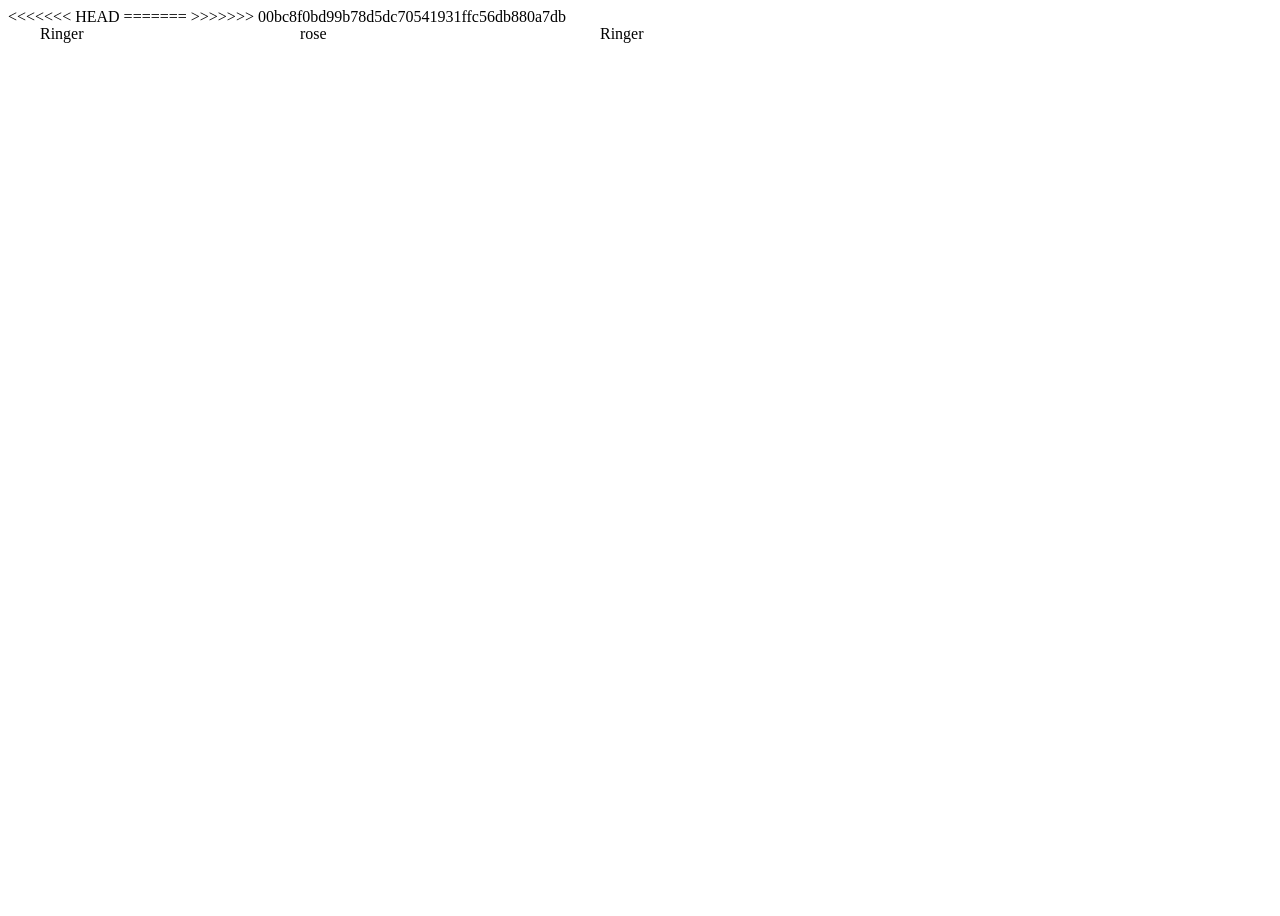
<file: Assignment/assignment 6/index.html>
<!DOCTYPE html>
<html lang="en">

<head>
    <meta charset="UTF-8">
    <meta http-equiv="X-UA-Compatible" content="IE=edge">
    <meta name="viewport" content="width=device-width, initial-scale=1.0">

    <title>Javascript Drag and drop</title>
</head>

<body>
<<<<<<< HEAD
=======
    
>>>>>>> 00bc8f0bd99b78d5dc70541931ffc56db880a7db
    <main>
        <div draggable="true" class="Ringer box absolute top_z" style=" left: 40px; ">Ringer
        </div>
        <div draggable="true" class="rose box absolute top_z" style=" left: 300px; ">rose
        </div>
        <div draggable="true" class="Ringer box absolute top_z" style=" left: 600px; ">Ringer
        </div>
        <style>
            body {
                width: 100vw;
                height: 100vh;
            }
            
            .absolute {
                position: absolute;
            }
            
            .top_z {
                top: 25px;
                z-index: 5;
            }
            
            [draggable] {
                cursor: move;
            }
            
<<<<<<< HEAD
=======
          
            }
            
>>>>>>> 00bc8f0bd99b78d5dc70541931ffc56db880a7db
            .box {
                color: #fff;
                border-radius: 25px;
                text-align: center;
                padding: 18px 32px;
                background-color: rgb(194, 57, 57);
                margin-left: 10px;
            }
            
            main {
                display: flex;
            }
        </style>
        <script>
            function reset() {
                location.reload(true);
            };

            function dragndrop() {
                // let position_x = '';
                let position_y = '';
                let select = '';



                function drag(e) {
                    select = e.target;
                    xpos = e.offsetX === undefined ? e.layerX : e.offsetX;
                    position_y = e.offsetY === undefined ? e.layerY : e.offsetY;
                    select.style.zIndex = 100;
                }
                document.querySelector('body').addEventListener('dragstart', drag, false);


                function move(e) {
                    console.log(e.preventDefault())
                    e.preventDefault();
                }
                document.querySelector('body').addEventListener('dragover', move, false);


                function drop(e) {
                    e.preventDefault();
                    select.style.left = e.pageX - xpos + 'px';
                    select.style.top = e.pageY - position_y + 'px';
                }


                document.querySelector('body').addEventListener('drop', drop, false);

            }
            dragndrop();
        </script>
    </main>
</body>

</html>
</file>
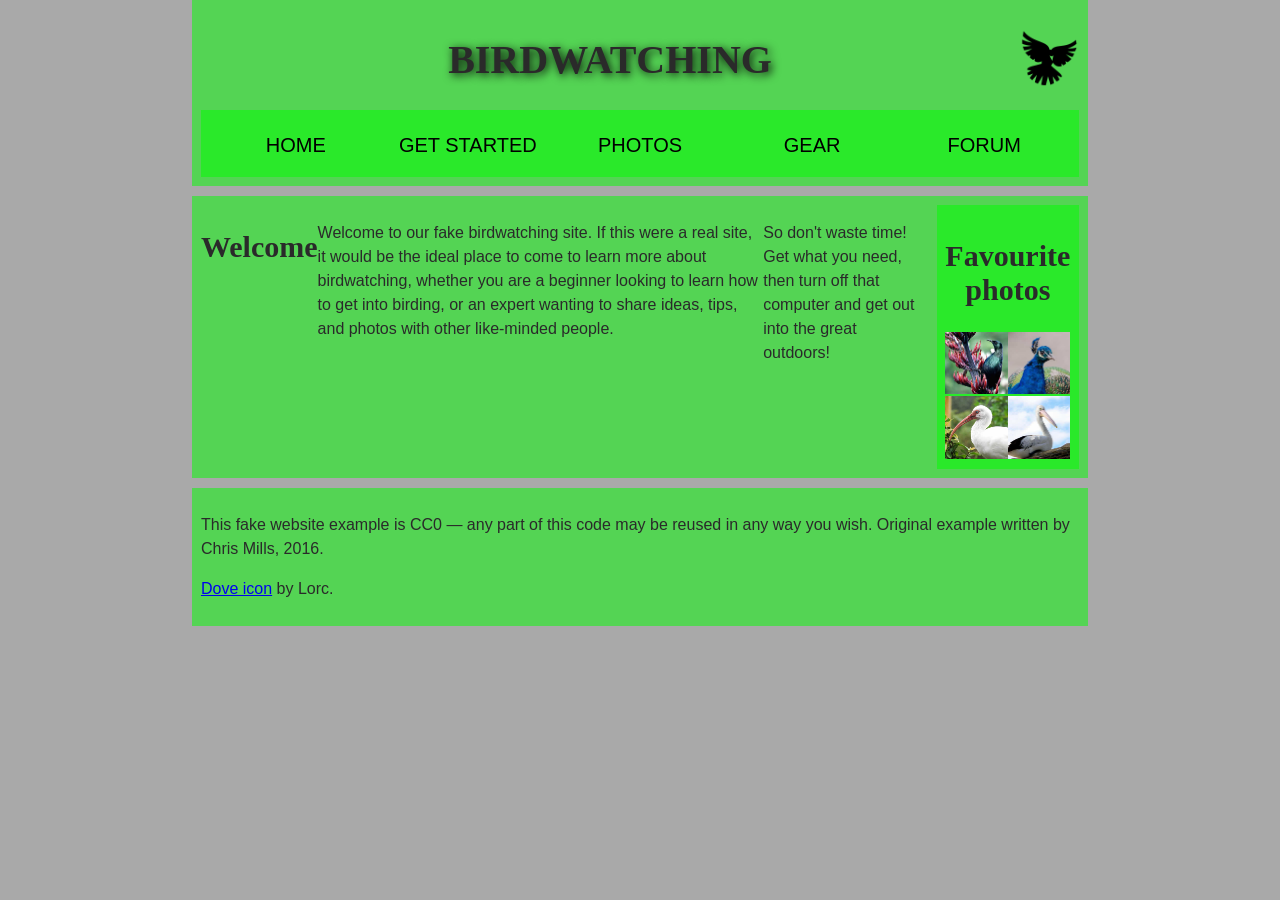
<file: Assignment/Assignment3/index.html>
<!DOCTYPE html>
<html lang="en">
  <head>
    <meta charset="utf-8">
    <title>Birdwatching</title>
    
    <link rel="stylesheet" href="./style.css">

    <!--[if lt IE 9]>
      <script src="https://cdnjs.cloudflare.com/ajax/libs/html5shiv/3.7.3/html5shiv.js"></script>
    <![endif]-->
  </head>

  <body>
      <header>

      <h1>Birdwatching</h1>
      <img src="dove.png" alt="a simple dove logo">
      

<nav>
      

      <ul>
        <li><span>Home</span></li>
        <li><a href="#">Get started</a></li>
        <li><a href="#">Photos</a></li>
        <li><a href="#">Gear</a></li>
        <li><a href="#">Forum</a></li>
      </ul>
      </nav>
      </header>
     <main>

      <h2>Welcome</h2>

      <p>Welcome to our fake birdwatching site. If this were a real site, it would be the ideal place to come to learn more about birdwatching, whether you are a beginner looking to learn how to get into birding, or an expert wanting to share ideas, tips, and photos with other like-minded people.</p>

      <p>So don't waste time! Get what you need, then turn off that computer and get out into the great outdoors!</p>
      <aside>
        <h2>Favourite photos</h2>
        
        
        <a href="favorite-1.jpg"><img src="favorite-1_th.jpg" alt="Small black bird, black claws, long black slender beak, links to larger version of the image"></a>
        <a href="favorite-2.jpg"><img src="favorite-2_th.jpg" alt="Top half of a pretty bird with bright blue plumage on neck, light colored beak, blue headdress, links to larger version of the image"></a>
        <a href="favorite-3.jpg"><img src="favorite-3_th.jpg" alt="Top half of a large bird with white plumage, very long curved narrow light colored break, links to larger version of the image"></a>
        <a href="favorite-4.jpg"><img src="favorite-4_th.jpg" alt="Large bird, mostly white plumage with black plumage on back and rear, long straight white beak, links to larger version of the image"></a>
      </aside>
    </main>
      <footer>
        <p>This fake website example is CC0 — any part of this code may be reused in any way you wish. Original example written by Chris Mills, 2016.</p>
        
        <p><a href="http://game-icons.net/lorc/originals/dove.html">Dove icon</a> by Lorc.</p>
    </footer>

  </body>
</html>
</file>
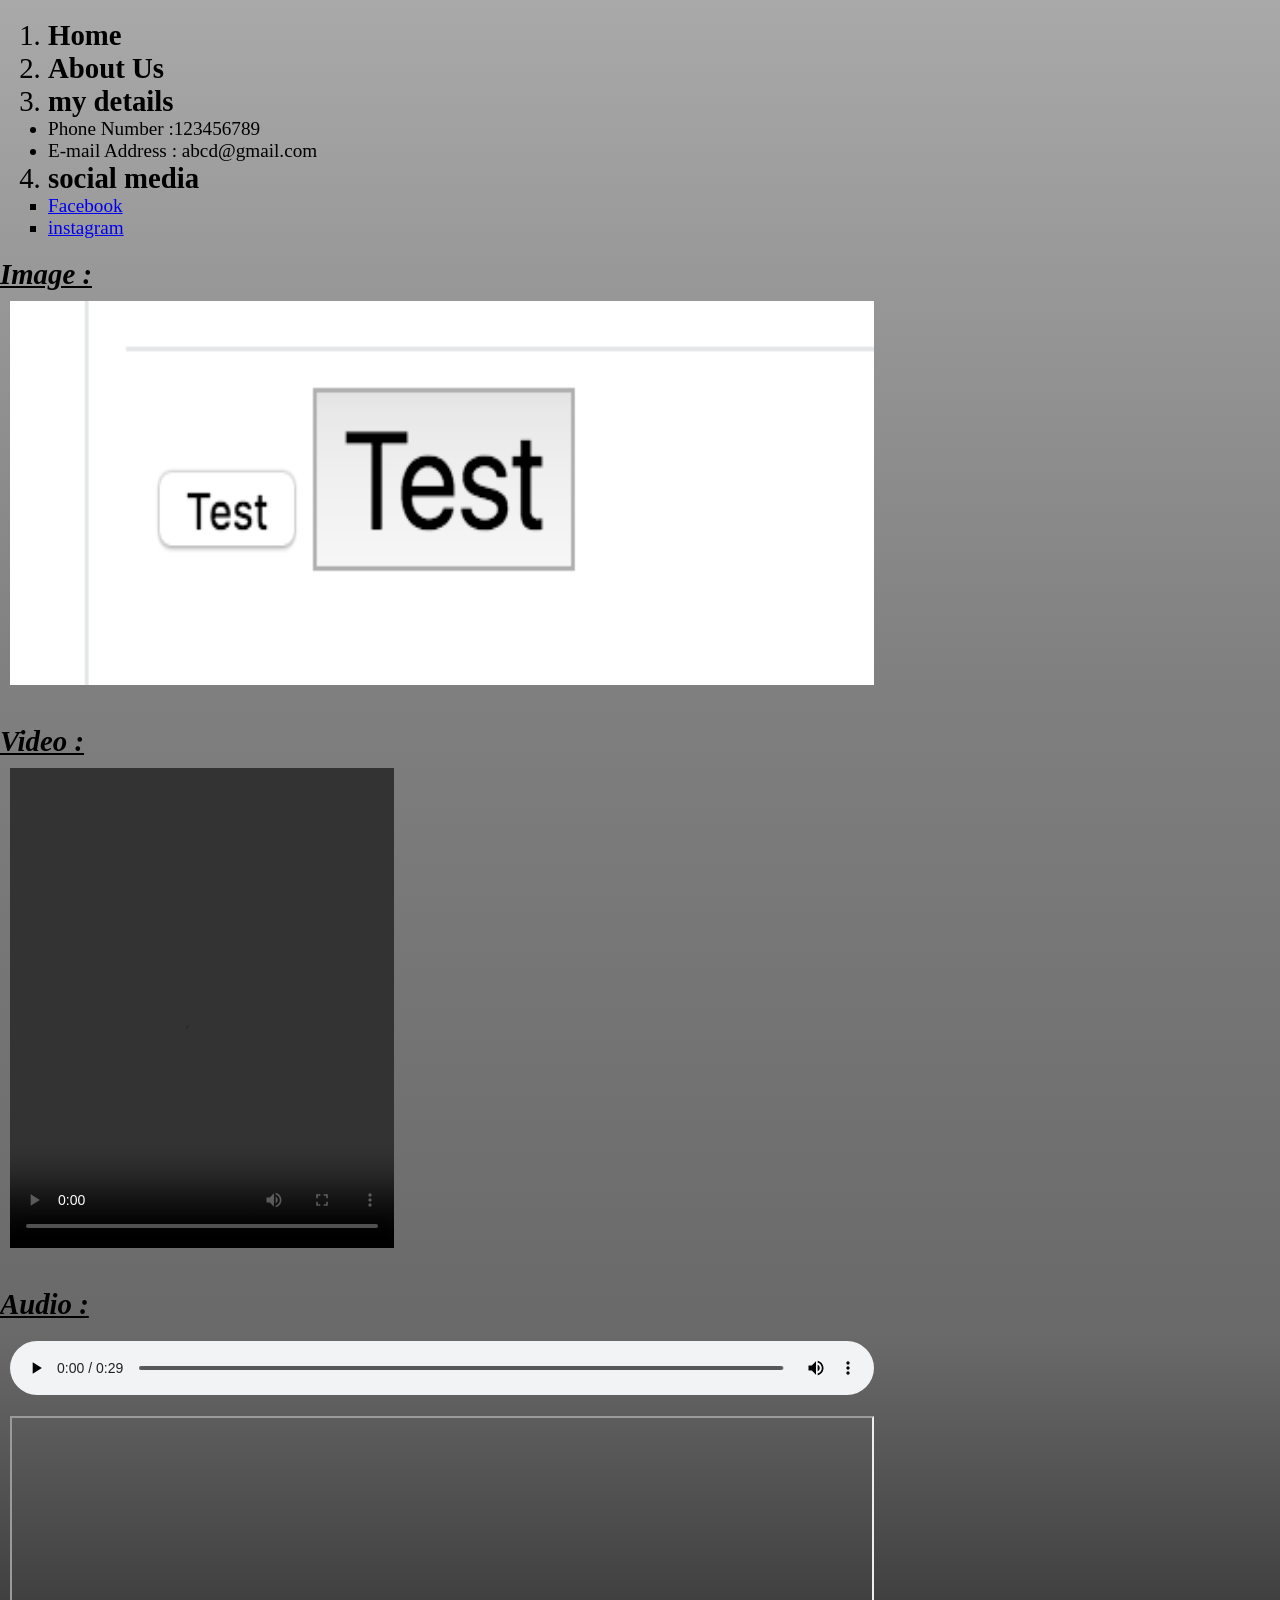
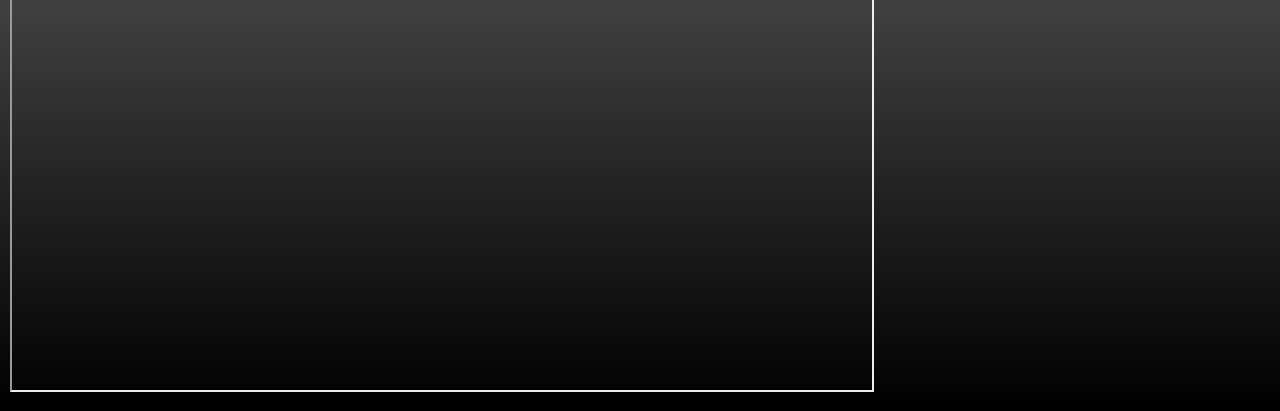
<file: Lab/lab 1/index.html>
<!DOCTYPE html>
<html lang="en">
  <head>
    <meta charset="UTF-8" />
    <meta http-equiv="X-UA-Compatible" content="IE=edge" />
    <meta name="viewport" content="width=device-width>, initial-scale=1.0" />
    <link href="style.css" rel="stylesheet" />
    <title>Labwork 1</title>
  </head>
  <body>
    <section>
      
      <ol class="task">
        <li><b>Home</b></li>
        <li><b>About Us</b></li>
        <li>
          <b>my details</b>
          <ul class="item" type="disc">
            <li>Phone Number :123456789</li>
            <li>E-mail Address : abcd@gmail.com</li>
          </ul>
        </li>
        <li>
            <b>social media</b>
            <ul class="item" type="square">
                <li><a href="https://www.facebook.com/manoj.stha.1447">Facebook</a></li>
                <li><a href="https://www.instagram.com/manxu__crestha/?hl=en">instagram</a></li>
       
            </ul>
        </li>
      </ol>
    </section>

    <h1>Image :</h1>
    <img src="12.png" alt="default image" /> 

    <h1>Video :</h1>
    <video  controls>
      <source src="default video.mp4" type="video/mp4" />
    </video>

    
    <h1>Audio :</h1>
    <audio controls>
        <source src="123.mp3" type="audio/mpeg"/>
    </audio> 

    <iframe src="https://www.wikipedia.org/"  title="wikipedia"></iframe>
  </body>
</html>
</file>
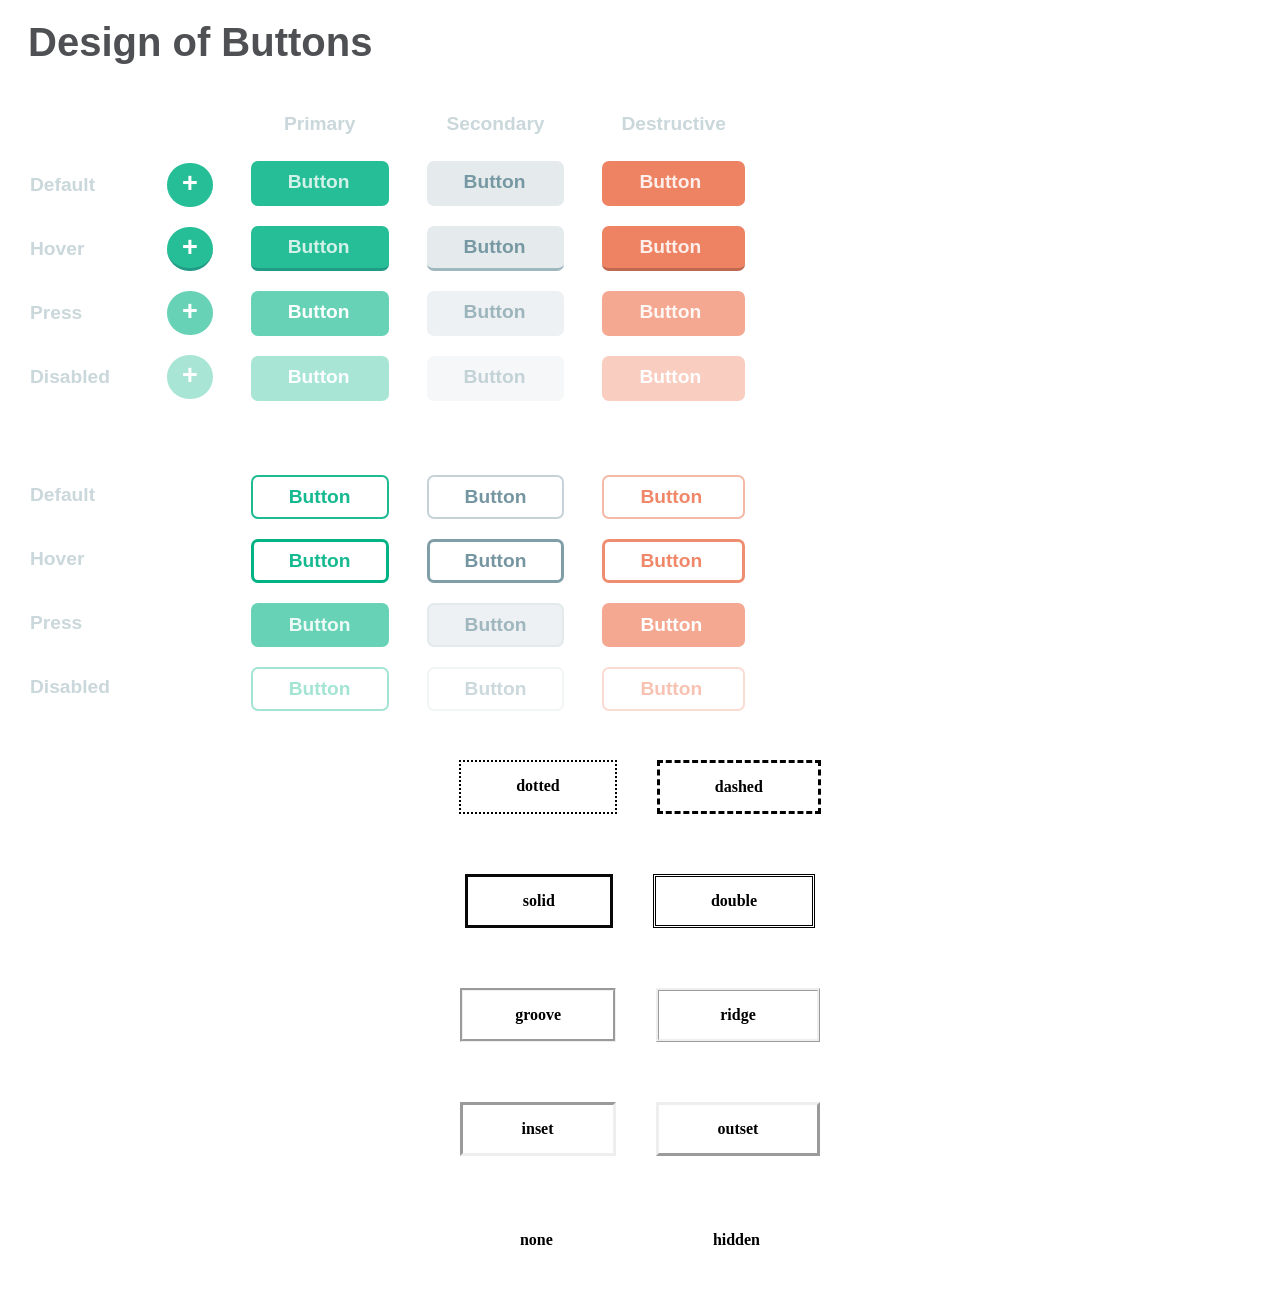
<file: Lab/lab 2/index.html>
<!DOCTYPE html>
<html lang="en">
<head>
    <meta charset="UTF-8">
    <meta http-equiv="X-UA-Compatible" content="IE=edge">
    <meta name="viewport" content="width=device-width, initial-scale=1.0">
    <title>Document</title>
    <link href="style.css" rel="stylesheet" />
    <link href="style1.css" rel="stylesheet" />
</head>
<body>
    <p>Design of Buttons</p>
    <br />
    <section>

        <div>
            <span>&nbsp;</span>
            <span class="al">Default</span>
            <span class="al">Hover</span>
            <span class="al">Press</span>
            <span class="al">Disabled</span>
            <span>&nbsp;</span>
            <span class="al">Default</span>
            <span class="al">Hover</span>
            <span class="al">Press</span>
            <span class="al">Disabled</span>
        </div>
        <div>
            <span class="al">&nbsp;</span>
            <a href="#" class="btn btnp btn-plus">+</a>
            <a href="#" class="btn btnp btn-plus-hover">+</a>
            <a href="#" class="btn btnp btn-plus-active">+</a>
            <a href="#" class="btn btnp btn-plus-disabled">+</a>
            <span class="al">&nbsp;</span>
            <span class="al">&nbsp;</span>
            <span class="al">&nbsp;</span>
            <span class="al">&nbsp;</span>
            <span class="al">&nbsp;</span>
        </div>
        <div>
            <span class="align">Primary</span>
            <a href="#" class="btn btnn btn-primary">Button</a>
            <a href="#" class="btn btnn btn-primary-hover">Button</a>
            <a href="#" class="btn btnn btn-primary-active">Button</a>
            <a href="#" class="btn btnn btn-primary-disabled">Button</a>
            <span>&nbsp;</span>
            <a href="#" class="btn btnn1 btn-primary1">Button</a>
            <a href="#" class="btn btnn1 btn-primary1-hover">Button</a>
            <a href="#" class="btn btnn1 btn-primary1-active">Button</a>
            <a href="#" class="btn btnn1 btn-primary1-disabled">Button</a>
        </div>
        <div>
            <span class="align">Secondary</span>
            <a href="#" class="btn btnn btn-secondary">Button</a>
            <a href="#" class="btn btnn btn-secondary-hover">Button</a>
            <a href="#" class="btn btnn btn-secondary-active">Button</a>
            <a href="#" class="btn btnn btn-secondary-disabled">Button</a>
            <span>&nbsp;</span>
            <a href="#" class="btn btnn1 btn-secondary1">Button</a>
            <a href="#" class="btn btnn1 btn-secondary1-hover">Button</a>
            <a href="#" class="btn btnn1 btn-secondary1-active">Button</a>
            <a href="#" class="btn btnn1 btn-secondary1-disabled">Button</a>
        </div>
        <div>
            <span class="align">Destructive</span>
            <a href="#" class="btn btnn btn-destructive">Button</a>
            <a href="#" class="btn btnn btn-destructive-hover">Button</a>
            <a href="#" class="btn btnn btn-destructive-active">Button</a>
            <a href="#" class="btn btnn btn-destructive-disabled">Button</a>
            <span>&nbsp;</span>
            <a href="#" class="btn btnn1 btn-destructive1">Button</a>
            <a href="#" class="btn btnn1 btn-destructive1-hover">Button</a>
            <a href="#" class="btn btnn1 btn-destructive1-active">Button</a>
            <a href="#" class="btn btnn1 btn-destructive1-disabled">Button</a>
        </div>
    </section>
    <footer>
        <b>
            <a href="#" class="dotted">dotted</a>
            <a href="#" class="dashed"> dashed</a>
        </b>
        <b>
            <a href="#" class="solid">solid</a>
            <a href="#" class="double">double</a>
        </b>
        <b>
            <a href="#" class="groove">groove</a>
            <a href="#" class="ridge">ridge</a>
        </b>
        <b>
            <a href="#" class="inset">inset</a>
            <a href="#" class="outset">outset</a>
        </b>
        <b>
            <a href="#" class="none">none</a>
            <a href="#" class="hidden">hidden</a>
        </b>
    
   
    
    </footer>
    
       
</body>
</html>
</file>
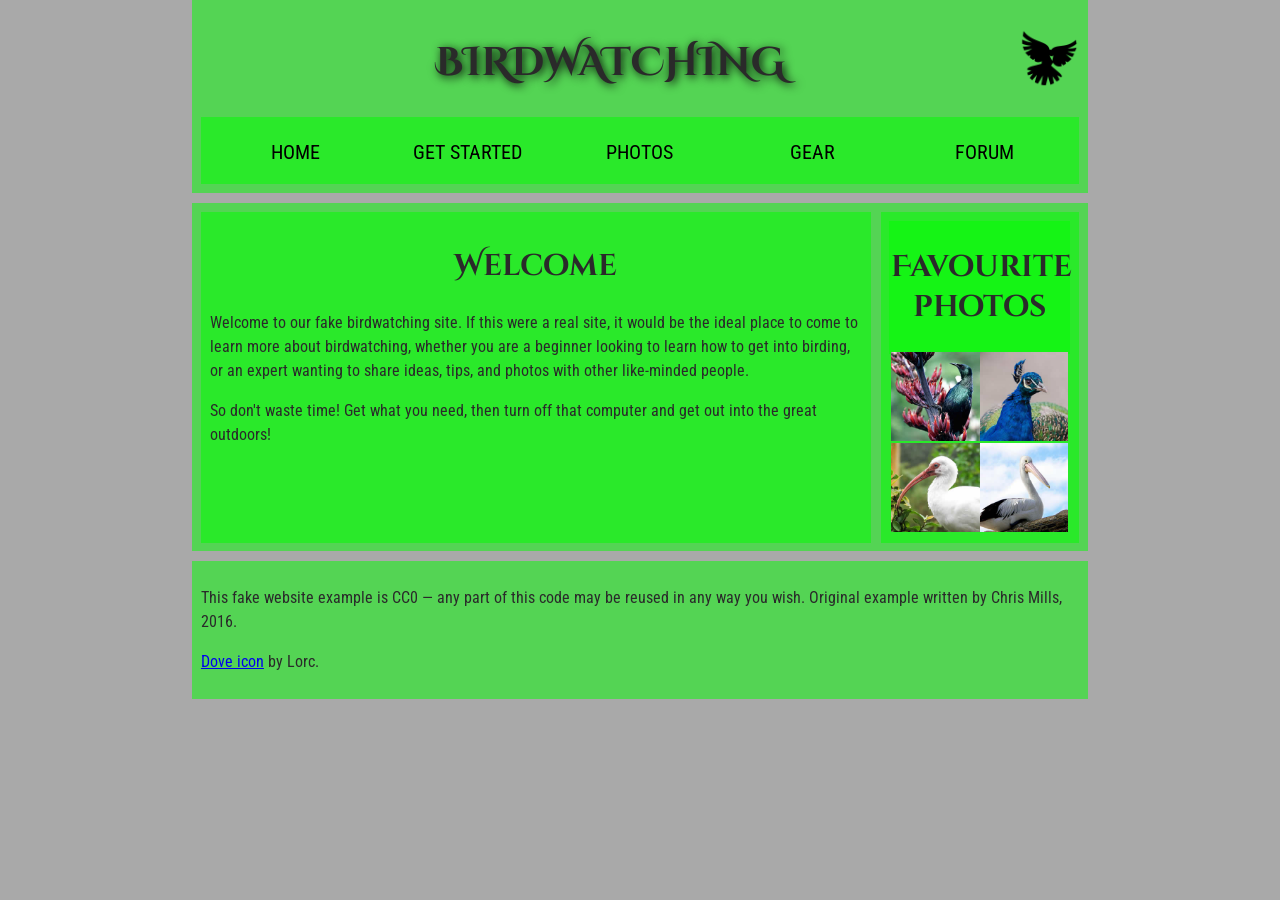
<file: Assignment/Assignment3/assets/index.html>
<!DOCTYPE html>
<html lang="en">
  <head>
    <meta charset="utf-8">
    <title>Birdwatching</title>
    <link href="https://fonts.googleapis.com/css?family=Roboto+Condensed:300%7CCinzel+Decorative:700" rel="stylesheet">

    <!--[if lt IE 9]>
      <script src="https://cdnjs.cloudflare.com/ajax/libs/html5shiv/3.7.3/html5shiv.js"></script>
    <![endif]-->
    <link rel="stylesheet" href="./style.css">
  </head>

  <body>

      <header><h1>Birdwatching</h1>
      <img src="dove.png" alt="a simple dove logo">


      <nav>
        <ul>
           <li><span>Home</span></li>
           <li><a href="#">Get started</a></li>
           <li><a href="#">Photos</a></li>
           <li><a href="#">Gear</a></li>
           <li><a href="#">Forum</a></li>
        </ul>
      </nav>
    </header>

    <main>
      <section>
        <h2>Welcome</h2>

        <p>Welcome to our fake birdwatching site. If this were a real site, it would be the ideal place to come to learn more about birdwatching, whether you are a beginner looking to learn how to get into birding, or an expert wanting to share ideas, tips, and photos with other like-minded people.</p>

        <p>So don't waste time! Get what you need, then turn off that computer and get out into the great outdoors!</p>
      </section>

      <aside>
        <section>
        <h2>Favourite photos</h2>

          <a href="favorite-1.jpg"><img src="favorite-1_th.jpg" alt="Small black bird, black claws, long black slender beak, links to larger version of the image"></a>
          <a href="favorite-2.jpg"><img src="favorite-2_th.jpg" alt="Top half of a pretty bird with bright blue plumage on neck, light colored beak, blue headdress, links to larger version of the image"></a>
          <a href="favorite-3.jpg"><img src="favorite-3_th.jpg" alt="Top half of a large bird with white plumage, very long curved narrow light colored break, links to larger version of the image"></a>
          <a href="favorite-4.jpg"><img src="favorite-4_th.jpg" alt="Large bird, mostly white plumage with black plumage on back and rear, long straight white beak, links to larger version of the image"></a>
        </section>
      </aside>
    </main>

      <footer>
         <p>This fake website example is CC0 — any part of this code may be reused in any way you wish. Original example written by Chris Mills, 2016.</p>

         <p><a href="http://game-icons.net/lorc/originals/dove.html">Dove icon</a> by Lorc.</p>
      </footer>

  </body>
</html>
</file>
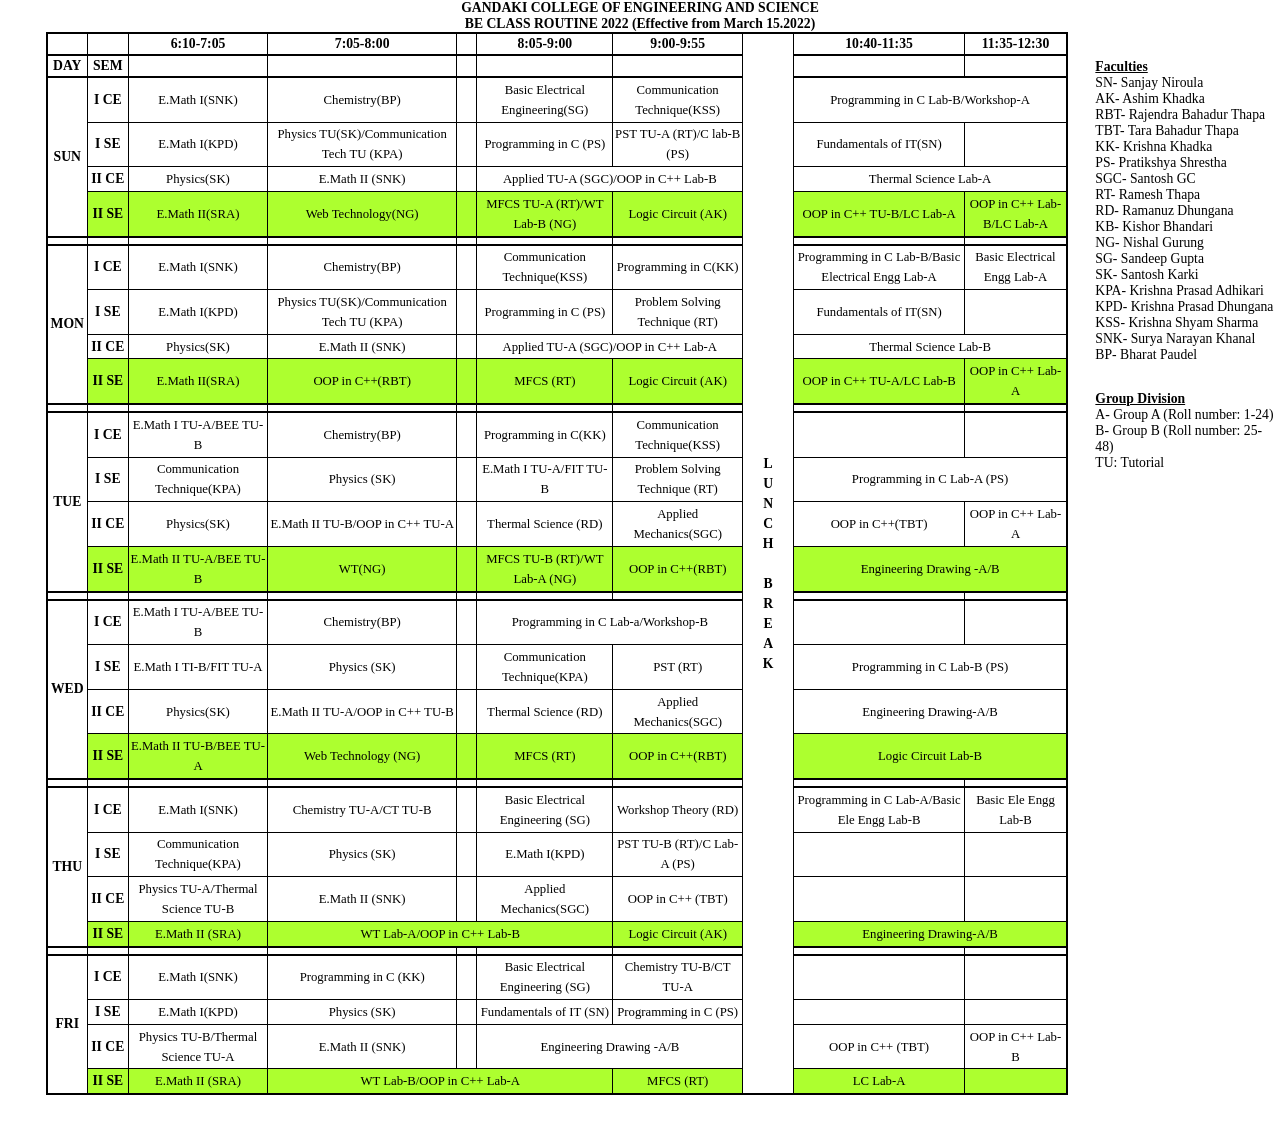
<file: Assignment/Assignment4/routinetable.html>
<!DOCTYPE html>
<html lang="en">
<head>
    <meta charset="UTF-8">
    <meta name="viewport" content="width=device-width, initial-scale=1.0">
    <title>Routine Table</title>

    <link rel="stylesheet" type="text/css" href="./style.css">
</head>
<body>
    <h2>GANDAKI COLLEGE OF ENGINEERING AND SCIENCE</h2>
    <h2>BE CLASS ROUTINE 2022 (Effective from March 15.2022)</h2>
    <section>
        <table>
            <tbody>
                <tr class="bold">
                    <th class="sem">&nbsp;</th>
                    <th class="sem">&nbsp;</th>
                    <th>6:10-7:05</th>
                    <th>7:05-8:00</th>
                    <th class="break">&nbsp;</th>
                    <th>8:05-9:00</th>
                    <th>9:00-9:55</th>
                    <th rowspan="31" width="5%">L<br />U<br />N<br />C<br />H<br /><br />B<br />R<br />E<br />A<br />K</th>
                    <th>10:40-11:35</th>
                    <th>11:35-12:30</th>
                </tr>
                <tr class="bold">
                    <th>DAY</th>
                    <th>SEM</th>
                    <th>&nbsp;</th>
                    <th>&nbsp;</th>
                    <th>&nbsp;</th>
                    <th>&nbsp;</th>
                    <th>&nbsp;</th>
                    <th>&nbsp;</th>
                    <th>&nbsp;</th>
                   
                </tr>
                <tr>
                    <th rowspan="4">SUN</th>
                    <th>I CE</th>
                    <td>E.Math I(SNK)</td>
                    <td>Chemistry(BP)</td>
                    <td>&nbsp;</td>
                    <td>Basic Electrical Engineering(SG)</td>
                    <td>Communication Technique(KSS)</td>
                    <td colspan="2">Programming in C Lab-B/Workshop-A</td>
                </tr>
                <tr>
                    <th>I SE</th>
                    <td>E.Math I(KPD)</td>
                    <td>Physics TU(SK)/Communication Tech TU (KPA)</td>
                    <td>&nbsp;</td>
                    <td>Programming in C (PS)</td>
                    <td>PST TU-A (RT)/C lab-B (PS)</td>
                    <td>Fundamentals of IT(SN)</td>
                    <td>&nbsp;</td>
                </tr>
                <tr>
                    <th>II CE</th>
                    <td>Physics(SK)</td>
                    <td>E.Math II (SNK)</td>
                    <td>&nbsp;</td>
                    <td colspan="2">Applied TU-A (SGC)/OOP in C++ Lab-B</td>
                    <td colspan="2">Thermal Science Lab-A</td>
                </tr>
                <tr class="bg-color">
                    <th>II SE</th>
                    <td>E.Math II(SRA)</td>
                    <td>Web Technology(NG)</td>
                    <td>&nbsp;</td>
                    <td>MFCS TU-A (RT)/WT Lab-B (NG)</td>
                    <td>Logic Circuit (AK)</td>
                    <td>OOP in C++ TU-B/LC Lab-A</td>
                    <td>OOP in C++ Lab-B/LC Lab-A</td>
                </tr>

                <tr class="bold small">
                    <th>&nbsp;</th>
                    <th>&nbsp;</th>
                    <th>&nbsp;</th>
                    <th>&nbsp;</th>
                    <th>&nbsp;</th>
                    <th>&nbsp;</th>
                    <th>&nbsp;</th>
                    <th>&nbsp;</th>
                    <th>&nbsp;</th>
                </tr>

                <tr>
                    <th rowspan="4">MON</th>
                    <th>I CE</th>
                    <td>E.Math I(SNK)</td>
                    <td>Chemistry(BP)</td>
                    <td>&nbsp;</td>
                    <td>Communication Technique(KSS)</td>
                    <td>Programming in C(KK)</td>
                    <td>Programming in C Lab-B/Basic Electrical Engg Lab-A</td>
                    <td>Basic Electrical Engg Lab-A</td>
                </tr>
                <tr>
                    <th>I SE</th>
                    <td>E.Math I(KPD)</td>
                    <td>Physics TU(SK)/Communication Tech TU (KPA)</td>
                    <td>&nbsp;</td>
                    <td>Programming in C (PS)</td>
                    <td>Problem Solving Technique (RT)</td>
                    <td>Fundamentals of IT(SN)</td>
                    <td>&nbsp;</td>
                </tr>
                <tr>
                    <th>II CE</th>
                    <td>Physics(SK)</td>
                    <td>E.Math II (SNK)</td>
                    <td>&nbsp;</td>
                    <td colspan="2">Applied TU-A (SGC)/OOP in C++ Lab-A</td>
                    <td colspan="2">Thermal Science Lab-B</td>
                </tr>
                <tr class="bg-color">
                    <th>II SE</th>
                    <td>E.Math II(SRA)</td>
                    <td>OOP in C++(RBT)</td>
                    <td>&nbsp;</td>
                    <td>MFCS (RT)</td>
                    <td>Logic Circuit (AK)</td>
                    <td>OOP in C++ TU-A/LC Lab-B</td>
                    <td>OOP in C++ Lab-A</td>
                </tr>

                <tr class="bold small">
                    <th>&nbsp;</th>
                    <th>&nbsp;</th>
                    <th>&nbsp;</th>
                    <th>&nbsp;</th>
                    <th>&nbsp;</th>
                    <th>&nbsp;</th>
                    <th>&nbsp;</th>
                    <th>&nbsp;</th>
                    <th>&nbsp;</th>
                </tr>

                <tr>
                    <th rowspan="4">TUE</th>
                    <th>I CE</th>
                    <td>E.Math I TU-A/BEE TU-B</td>
                    <td>Chemistry(BP)</td>
                    <td>&nbsp;</td>
                    <td>Programming in C(KK)</td>
                    <td>Communication Technique(KSS)</td>
                    <td>&nbsp;</td>
                    <td>&nbsp;</td>
                </tr>
                <tr>
                    <th>I SE</th>
                    <td>Communication Technique(KPA)</td>
                    <td>Physics (SK)</td>
                    <td>&nbsp;</td>
                    <td>E.Math I TU-A/FIT TU-B</td>
                    <td>Problem Solving Technique (RT)</td>
                    <td colspan="2">Programming in C Lab-A (PS)</td>
                </tr>
                <tr>
                    <th>II CE</th>
                    <td>Physics(SK)</td>
                    <td>E.Math II TU-B/OOP in C++ TU-A</td>
                    <td>&nbsp;</td>
                    <td>Thermal Science (RD)</td>
                    <td>Applied Mechanics(SGC)</td>
                    <td>OOP in C++(TBT)</td>
                    <td>OOP in C++ Lab-A</td>
                </tr>
                <tr class="bg-color">
                    <th>II SE</th>
                    <td>E.Math II TU-A/BEE TU-B</td>
                    <td>WT(NG)</td>
                    <td>&nbsp;</td>
                    <td>MFCS TU-B (RT)/WT Lab-A (NG)</td>
                    <td>OOP in C++(RBT)</td>
                    <td colspan="2">Engineering Drawing -A/B</td>
                </tr>

                <tr class="bold small">
                    <th>&nbsp;</th>
                    <th>&nbsp;</th>
                    <th>&nbsp;</th>
                    <th>&nbsp;</th>
                    <th>&nbsp;</th>
                    <th>&nbsp;</th>
                    <th>&nbsp;</th>
                    <th>&nbsp;</th>
                    <th>&nbsp;</th>
                </tr>

                <tr>
                    <th rowspan="4">WED</th>
                    <th>I CE</th>
                    <td>E.Math I TU-A/BEE TU-B</td>
                    <td>Chemistry(BP)</td>
                    <td>&nbsp;</td>
                    <td colspan="2">Programming in C Lab-a/Workshop-B</td>
                    <td>&nbsp;</td>
                    <td>&nbsp;</td>
                </tr>
                <tr>
                    <th>I SE</th>
                    <td>E.Math I TI-B/FIT TU-A</td>
                    <td>Physics (SK)</td>
                    <td>&nbsp;</td>
                    <td>Communication Technique(KPA)</td>
                    <td>PST (RT)</td>
                    <td colspan="2">Programming in C Lab-B (PS)</td>
                </tr>
                <tr>
                    <th>II CE</th>
                    <td>Physics(SK)</td>
                    <td>E.Math II TU-A/OOP in C++ TU-B</td>
                    <td>&nbsp;</td>
                    <td>Thermal Science (RD)</td>
                    <td>Applied Mechanics(SGC)</td>
                    <td colspan="2">Engineering Drawing-A/B</td>
                </tr>
                <tr  class="bg-color">
                    <th>II SE</th>
                    <td>E.Math II TU-B/BEE TU-A</td>
                    <td>Web Technology (NG)</td>
                    <td>&nbsp;</td>
                    <td>MFCS (RT)</td>
                    <td>OOP in C++(RBT)</td>
                    <td colspan="2">Logic Circuit Lab-B</td>
                </tr>

                <tr class="bold small">
                    <th>&nbsp;</th>
                    <th>&nbsp;</th>
                    <th>&nbsp;</th>
                    <th>&nbsp;</th>
                    <th>&nbsp;</th>
                    <th>&nbsp;</th>
                    <th>&nbsp;</th>
                    <th>&nbsp;</th>
                    <th>&nbsp;</th>
                </tr>

                <tr>
                    <th rowspan="4">THU</th>
                    <th>I CE</th>
                    <td>E.Math I(SNK)</td>
                    <td>Chemistry TU-A/CT TU-B</td>
                    <td>&nbsp;</td>
                    <td>Basic Electrical Engineering (SG)</td>
                    <td>Workshop Theory (RD)</td>
                    <td>Programming in C Lab-A/Basic Ele Engg Lab-B</td>
                    <td>Basic Ele Engg Lab-B</td>
                </tr>
                <tr>
                    <th>I SE</th>
                    <td>Communication Technique(KPA)</td>
                    <td>Physics (SK)</td>
                    <td>&nbsp;</td>
                    <td>E.Math I(KPD)</td>
                    <td>PST TU-B (RT)/C Lab-A (PS)</td>
                    <td>&nbsp;</td>
                    <td>&nbsp;</td>
                </tr>
                <tr>
                    <th>II CE</th>
                    <td>Physics TU-A/Thermal Science TU-B</td>
                    <td>E.Math II (SNK)</td>
                    <td>&nbsp;</td>
                    <td>Applied Mechanics(SGC)</td>
                    <td>OOP in C++ (TBT)</td>
                    <td>&nbsp;</td>
                    <td>&nbsp;</td>
                </tr>
                <tr  class="bg-color">
                    <th>II SE</th>
                    <td>E.Math II (SRA)</td>
                    <td colspan="3">WT Lab-A/OOP in C++ Lab-B</td>
                    <td>Logic Circuit (AK)</td>
                    <td colspan="2">Engineering Drawing-A/B</td>
                </tr>

                <tr class="bold small">
                    <th>&nbsp;</th>
                    <th>&nbsp;</th>
                    <th>&nbsp;</th>
                    <th>&nbsp;</th>
                    <th>&nbsp;</th>
                    <th>&nbsp;</th>
                    <th>&nbsp;</th>
                    <th>&nbsp;</th>
                    <th>&nbsp;</th>
                </tr>

                <tr>
                    <th rowspan="4">FRI</th>
                    <th>I CE</th>
                    <td>E.Math I(SNK)</td>
                    <td>Programming in C (KK)</td>
                    <td>&nbsp;</td>
                    <td>Basic Electrical Engineering (SG)</td>
                    <td>Chemistry TU-B/CT TU-A</td>
                    <th>&nbsp;</th>
                    <th>&nbsp;</th>
                </tr>
                <tr>
                    <th>I SE</th>
                    <td>E.Math I(KPD)</td>
                    <td>Physics (SK)</td>
                    <td>&nbsp;</td>
                    <td>Fundamentals of IT (SN)</td>
                    <td>Programming in C (PS)</td>
                    <td>&nbsp;</td>
                    <td>&nbsp;</td>
                </tr>
                <tr>
                    <th>II CE</th>
                    <td>Physics TU-B/Thermal Science TU-A</td>
                    <td>E.Math II (SNK)</td>
                    <td>&nbsp;</td>
                    <td colspan="2">Engineering Drawing -A/B</td>
                    <td>OOP in C++ (TBT)</td>
                    <td>OOP in C++ Lab-B</td>
                </tr>
                <tr  class="bg-color">
                    <th>II SE</th>
                    <td>E.Math II (SRA)</td>
                    <td colspan="3">WT Lab-B/OOP in C++ Lab-A</td>
                    <td>MFCS (RT)</td>
                    <td>LC Lab-A</td>
                    <td>&nbsp;</td>
                </tr>
            </tbody>
        </table>

        <div class="faulties">
            <span>Faculties<br /></span>
                SN- Sanjay Niroula<br />
                AK- Ashim Khadka<br />
                RBT- Rajendra Bahadur Thapa<br />
                TBT- Tara Bahadur Thapa<br />
                KK- Krishna Khadka<br />
                PS- Pratikshya Shrestha<br />
                SGC- Santosh GC<br />
                RT- Ramesh Thapa<br />
                RD- Ramanuz Dhungana<br />
                KB- Kishor Bhandari<br />
                NG- Nishal Gurung<br />
                SG- Sandeep Gupta<br />
                SK- Santosh Karki<br />
                KPA- Krishna Prasad Adhikari<br />
                KPD- Krishna Prasad Dhungana<br />
                KSS- Krishna Shyam Sharma<br />
                SNK- Surya Narayan Khanal<br />
                BP- Bharat Paudel<br />
                <div class="group">
                    <span>Group Division</span><br />
                        A- Group A (Roll number: 1-24)<br />
                        B- Group B (Roll number: 25-48)<br />
                        TU: Tutorial<br />
                </div>
        </div>
    </section>
</body>
</html>
</file>
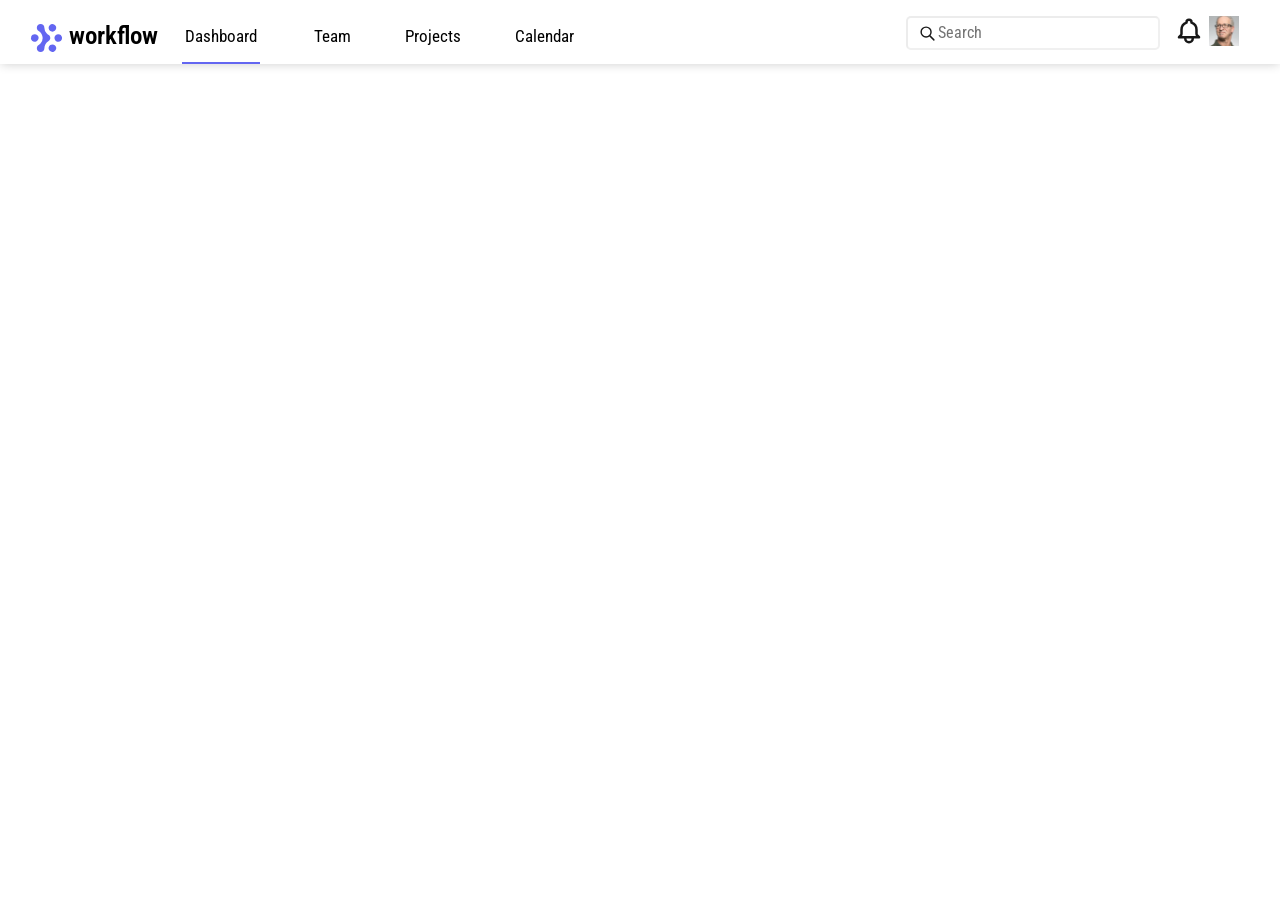
<file: Lab/lab 4/nav.html>
<!DOCTYPE html>
<html lang="en">

<head>
    <meta charset="UTF-8">
    <meta http-equiv="X-UA-Compatible" content="IE=edge">
    <meta name="viewport" content="width=device-width, initial-scale=1.0">
    <title>navbar</title>
    <link rel="stylesheet" href="navpage.css">
</head>

<body>

    <nav>
        <div class="container">
            <div class=" left inline-block">
                <div class="brand"> <img src="task-nav-logo.svg" alt=""> workflow</div>

                <div class="menu inline-block">
                    <ul>
                        <li class="active">Dashboard</li>
                        <li>Team</li>
                        <li>Projects</li>
                        <li>Calendar</li>

                    </ul>
                </div>
            </div>

            <div class="rightel right inline-block">
                <div class="inline-block">

                    <img src="task-nav-search.svg" alt="" class=" search-inline-block"><input type="text" class="searchTerm" placeholder="Search">
                    <div class="inline-block"></div>

                    <span><img src="task-nav-user.png" alt="" class=" right inline-block"
                            id="bell">
                    </span>
                    <span><img src="task-nav-bell-icon.svg" alt="" class=" right inline-block" id="user">
                    </span>


                </div>

            </div>
        </div>
    </nav>


</body>

</html>
</file>
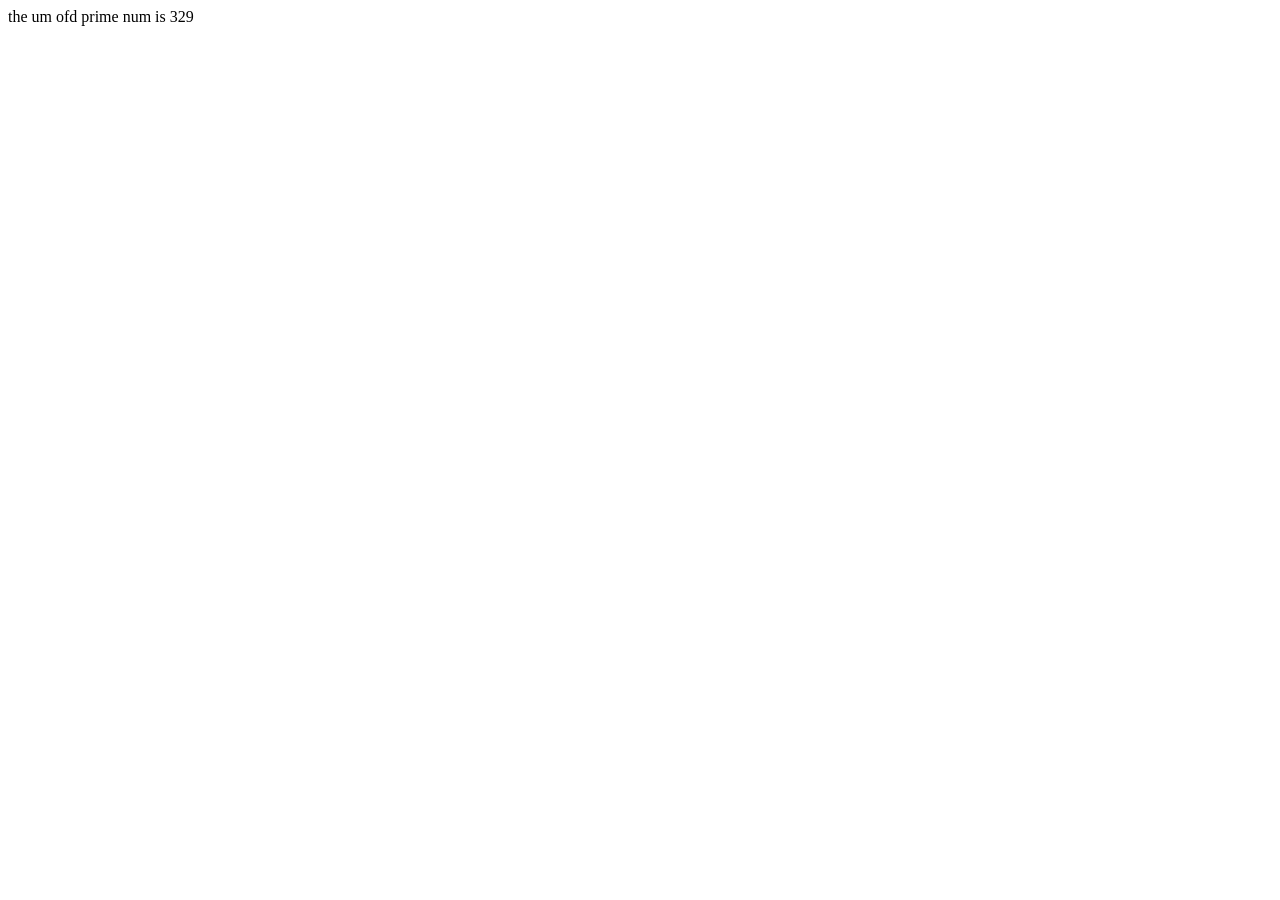
<file: Lab/lab 5/index of 3.html>
<!DOCTYPE html>
<html lang="en">

<head>
    <meta charset="UTF-8">
    <meta http-equiv="X-UA-Compatible" content="IE=edge">
    <meta name="viewport" content="width=device-width, initial-scale=1.0">
    <title>Document</title>
</head>

<body>
    <script>
        let a = 0,
            sum = 0;


        for (let i = 1; i <= 50; i++) {
            for (let j = 1; j <= i; j++) {
                if (i % j == 0) {
                    a = a + 1;
                }
            }





            if (a <= 2) {
                sum += i
            }
            a = 0;
        }
        document.write("the um ofd prime num is ", sum)
    </script>

</body>

</html>
</file>
<file: Assignment/Assignment3/style.css>
/* || General setup */

html, body {
  margin: 0;
  padding: 0;
}

html {
  font-size: 10px;
  background-color: #a9a9a9;
}

body {
  width: 70%;
  min-width: 800px;
  margin: 0 auto;
}

/* || typography */

h1, h2, h3 {
  font-family: 'Cinzel Decorative', cursive;
  color: #2a2a2a;
}

p, input, li {
  font-family: 'Roboto Condensed', sans-serif;
  color: #2a2a2a;
}

h1 {
  font-size: 4rem;
  text-align: center;
  text-shadow: 2px 2px 10px black;
}

h2 {
  font-size: 3rem;
  text-align: center;
}

h3 {
  font-size: 2.2rem;
}

p, li {
  font-size: 1.6rem;
  line-height: 1.5;
}

/* || header layout */

header {
  margin-bottom: 10px;
  display: flex;
  flex-flow: row wrap;
}

body > * {
  background-color: red;
  padding: 1%;
}

main, header, nav, article, aside, footer, section {
  background-color: rgba(0,255,0,0.5);
  padding: 1%;
}

h1 {
  flex: 5;
  text-transform: uppercase;
}

header img {
  display: block;
  height: 60px;
  padding-top: 20.15px;
}

nav {
  height: 50px;
  flex: 100%;
  display: flex;
}

nav ul {
  padding: 0;
  list-style-type: none;
  flex: 2;
  display: flex;
}

nav li {
  display: inline;
  text-align: center;
  flex: 1;
}

nav a, nav span {
  display: inline-block;
  font-size: 2rem;
  height: 3rem;
  line-height: 1.7;
  text-transform: uppercase;
  text-decoration: none;
  color: black;

}

/* || main layout */

main {
  display: flex;
}

article, section {
  flex: 4;
}

aside {
  flex: 1;
  margin-left: 10px;
  padding: 1%;
}

aside a {
  display: block;
  float: left;
  width: 50%;
}

aside img {
  max-width: 100%;
}

footer {
  margin-top: 10px;
}
</file>
<file: Lab/lab 1/style.css>
* {
    padding: 0;
    margin: 0;
    box-sizing: border-box;
  }
  
  html {
    font-size: 60%;
    background-image: linear-gradient(#A9A9A9,#808080,#696969,#000000);
    
  }

  section {
    display: flex;
    gap: 20rem;
    margin: 2rem 50rem 0 5rem;
    
  }

  .task {
    font-size: 3rem;
  }

  h1
  {
      font-style: italic;
      font-size: 3rem;
      margin-top: 2rem;
      text-decoration: underline;
  }

  .item
  {
    font-size: 2rem;
  }

  img 
  {
    width: 90rem;
    height: 40rem;
    margin: 1rem 50rem 2rem 1rem;
  }

  video
  {
      width: 40rem;
      height: 50rem;
    margin: 1rem 50rem 2rem 1rem;
    background-color: black;
  }

  audio
  {
    width: 90rem;
    margin: 2rem 50rem 0 1rem;
  }

  a:active,a:hover 
  {
    color: white;
  }

  iframe
  {
      display: flex;
      width : 90rem;
      height : 60rem;
      margin: 2rem 50rem 2rem 1rem;
  }
</file>
<file: Lab/lab 2/style.css>
.btn
{
    text-decoration: none;
    margin: 10px 2px;
    font-family:'Gill Sans', Calibri,  sans-serif;
    cursor: pointer;
}

.btnp
{
    padding: 5px 15px;
    border-radius: 25px;
    color: #FFFFFF;
    font-size: 27px;
    font-weight: bolder;
}
.btn-plus
{
    border-bottom: inset #26BE96 ;
    background-color: #26BE96;
}
.btn-plus:hover
{
    border-bottom: inset #229B86;
}
.btn-plus:active
{
    background-color: #67D2B6;
    border-bottom: inset #67D2B6;
}
.btn-plus:disabled
{
    background-color: #A9E5D5;
    border-bottom: inset #A9E5D5;
}

.btn-plus-hover
{
    border-bottom: inset #229B86;
    background-color: #26BE96;
}
.btn-plus-active
{
    border-bottom: inset #67D2B6;
    background-color: #67D2B6;
}
.btn-plus-disabled
{
    border-bottom: inset #A9E5D5;
    background-color: #A9E5D5;
}


.btnn
{
    border-radius: 7px;
    padding: 10px 37px;
}
.btn-primary
{
    border-bottom: inset #26BE96;
    background-color: #26BE96;
    color: #D2F1E9;
}
.btn-primary:hover
{
    border-bottom: inset #229B86;

}
.btn-primary:active
{
    background-color: #67D2B6;
    border-bottom: inset #67D2B6;
    color: #FAFEFD;
}
.btn-primary:disabled
{
    background-color: #A9E5D5;
    border-bottom: inset #A9E5D5;
    color: #FCFEFE;
}

.btn-primary-hover
{
    border-bottom: inset #229B86;
    background-color: #26BE96;
    color: #D2F1E9;

}
.btn-primary-active
{
    border-bottom: inset #67D2B6;
    background-color: #67D2B6;
    color: #FAFEFD;
}
.btn-primary-disabled
{
    border-bottom: inset #A9E5D5;
    background-color: #A9E5D5;
    color: #FCFEFE;
}




.btn-secondary
{
    border-bottom: inset #E5EBED;
    background-color: #E5EBED;
    color: #7698A2;
}
.btn-secondary:hover
{
    border-bottom: inset #9FB7BE;
}
.btn-secondary:active
{
    background-color: #EDF1F3;
    border-bottom: inset #EDF1F3;
    color: #9CB5BC;
}
.btn-secondary:disabled
{
    background-color: #F5F7F8;
    border-bottom: inset #F5F7F8;
    color: #C3D2D6;
}


.btn-secondary-hover
{
    border-bottom: inset #9FB7BE;
    background-color: #E5EBED;
    color: #7698A2;
}
.btn-secondary-active
{
    border-bottom: inset #EDF1F3;
    background-color: #EDF1F3;
    color: #9CB5BC;
}
.btn-secondary-disabled
{
    border-bottom: inset #F5F7F8;
    background-color: #F5F7F8;
    color: #C3D2D6;
}



.btn-destructive
{
    border-bottom: inset #EE8363;
    background-color: #EE8363;
    color: #FDEEEB;
}
.btn-destructive:hover
{
    border-bottom: inset #BE684F;
}
.btn-destructive:active
{
    background-color: #F4A892;
    border-bottom: inset #F4A892;
    color: #FEF6F3;
}
.btn-destructive:disabled
{
    background-color: #F9CEC1;
    border-bottom: inset #F9CEC1;
    color: #F9CEC1;
}


.btn-destructive-hover
{
    border-bottom: inset #BE684F;
    background-color: #EE8363;
    color: #FDEEEB;
}
.btn-destructive-active
{
    border-bottom: inset #F4A892;
    background-color: #F4A892;
    color: #FEF6F3;
}
.btn-destructive-disabled
{
    border-bottom: inset #F9CEC1;
    background-color: #F9CEC1;
    color: #FFFEFE;
}


.btnn1
{
    border-radius: 7px;
}
.btn-primary1
{
    border:  solid 2px #1DBB92;
    padding: 9px 36px;
    background-color: #FFFFFF;
    color: #15B98F;
}
.btn-primary1:hover
{
    padding: 8px 35px;
    border:  solid 3px #00B284;
}
.btn-primary1:active
{
    border:  solid 2px #67D2B6;
    padding: 9px 36px;
    background-color: #67D2B6;
    color: #EDFAF6;
}
.btn-primary1:disabled
{
    border:  solid 2px #A5E4D4;
    color: #A4E4D3;
    padding: 9px 36px;
}


.btn-primary1-hover
{
    border:  solid 3px #00B284;
    padding: 8px 35px;
    background-color: #FFFFFF;
    color: #15B98F;
}
.btn-primary1-active
{
    border:  solid 2px #67D2B6;
    padding: 9px 36px;
    background-color: #67D2B6;
    color: #EDFAF6;
}
.btn-primary1-disabled
{
    border:  solid 2px #A5E4D4;
    padding: 9px 36px;
    background-color: #FFFFFF;
    color: #A4E4D3;
}



.btn-secondary1
{
    border: solid 2px #C5D3D8;
    padding: 9px 36px;
    background-color: #FFFFFF;
    color: #7596A1;
}
.btn-secondary1:hover
{
    padding: 8px 35px;
    border:  solid 3px #7F9EA8;
}
.btn-secondary1:active
{
    border:  solid 2px #E3EAEC;
    background-color: #EDF1F3;
    color: #9FB6BE;
    padding: 9px 36px;
}
.btn-secondary1:disabled
{
    border:  solid 2px #F2F5F6;
    color: #CBD8DC;
    padding: 9px 36px;
}

.btn-secondary1-hover
{
    border:  solid 3px #7F9EA8;
    padding: 8px 35px;
    background-color: #FFFFFF;
    color: #7596A1;
}
.btn-secondary1-active
{
    border:  solid 2px #E3EAEC;
    padding: 9px 36px;
    background-color: #EDF1F3;
    color: #9FB6BE;
}
.btn-secondary1-disabled
{
    border: solid 2px #F2F5F6;
    padding: 9px 36px;
    background-color: #FFFFFF;
    color: #CBD8DC;
}


.btn-destructive1
{
    border: solid 2px #F5B9A7;
    padding: 9px 36px;
    background-color: #FFFFFF;
    color: #EF8768;
}
.btn-destructive1:hover
{
    padding: 8px 35px;
    border: solid 3px #EF8D70;
}
.btn-destructive1:active
{
    background-color: #F4A892;
    border:  solid 2px #F4A892;
    color: #FFFEFE;
    padding: 9px 36px;
}
.btn-destructive1:disabled
{
    border:  solid 2px #FADCD3;
    color: #F7C2B2;
    padding: 9px 36px;
}


.btn-destructive1-hover
{
    border: solid 3px #EF8D70;
    padding: 8px 35px;
    background-color: #FFFFFF;
    color: #EF8768;
}
.btn-destructive1-active
{
    border:  solid 2px #F4A892;
    padding: 9px 36px;
    background-color: #F4A892;
    color: #FFFEFE;
}
.btn-destructive1-disabled
{
    border:  solid 2px #FADCD3;
    padding: 9px 36px;
    background-color: #FFFFFF;
    color: #F7C2B2;
}

section {
    display: flex;
    gap: 2rem;
  }
div
{
  margin: 1px;
  font-weight: 600;
  font-size: larger;
  display: flex;
  flex-direction: column;
  justify-content: center;
}
span
{
    margin: 1px;
    padding: 15px 20px;
    color: #CAD7DB;
    font-family:'Gill Sans', Calibri,  sans-serif;
    display: flex;
    flex-direction: column;
    justify-content: center;
}
p{
    color: #4F5053;
    font-family:'Gill Sans', Calibri,  sans-serif;
    font-size: 40px;
    font-weight: 600;
    margin: 20px 20px 5px 20px;
}
.align
{
    text-align: center;
}
.al
{
    text-align: left;
    padding: 20px;
}
</file>
<file: Lab/lab 2/style1.css>
footer{
    display: flex;
  
    flex-direction:column;
    align-items: center;
}
b
{
    margin: 10px;
    display: flex;

   
  
 
  
}
.dotted
{
    text-decoration: none;
    border: dotted 2px #000000 ;
    color: #000;
    margin: 20px;
    padding: 15px 55px;
}
.dashed
{
    text-decoration: none;
    border: dashed 3px #000000 ;
    color: #000;
    margin: 20px;
    padding: 15px 55px;
}
.solid
{
    text-decoration: none;
    border: solid 3px #080808 ;
    color: #000;
    margin: 20px;
    padding: 15px 55px;
}
.double
{
    text-decoration: none;
    border: double 3.5px #000;
    color: #000;
    margin: 20px;
    padding: 15px 55px;
}
.groove
{
    text-decoration: none;
    border: groove 3px  ;
    color: #000;
    margin: 20px;
    padding: 15px 52px;
}
.ridge
{
    text-decoration: none;
    border: ridge 3px ;
    color: #000;
    margin: 20px;
    padding: 15px 61px;
}
.inset
{
    text-decoration: none;
    border: inset 3px  ;
    color: #000;
    margin: 20px;
    padding: 15px 59px;
}
.outset
{
    text-decoration: none;
    border: outset 3px  ;
    color: #000;
    margin: 20px;
    padding: 15px 59px;
}
.none
{
    text-decoration: none;
    border: none 2px ;
    color: #000;
    margin: 20px;
    padding: 15px 60px;
}
.hidden
{
    text-decoration: none;
    border: hidden 2px;
    color: #000;
    margin: 20px;
    padding: 15px 60px;
}
</file>
<file: Assignment/Assignment3/assets/style.css>
/* || General setup */

html, body {
  margin: 0;
  padding: 0;
}

html {
  font-size: 10px;
  background-color: #a9a9a9;
}

body {
  width: 70%;
  min-width: 800px;
  margin: 0 auto;
}

/* || typography */

h1, h2, h3 {
  font-family: 'Cinzel Decorative', cursive;
  color: #2a2a2a;
}

p, input, li {
  font-family: 'Roboto Condensed', sans-serif;
  color: #2a2a2a;
}

h1 {
  font-size: 4rem;
  text-align: center;
  text-shadow: 2px 2px 10px black;
}

h2 {
  font-size: 3rem;
  text-align: center;
}

h3 {
  font-size: 2.2rem;
}

p, li {
  font-size: 1.6rem;
  line-height: 1.5;
}

/* || header layout */

header {
  margin-bottom: 10px;
  display: flex;
  flex-flow: row wrap;
}

body > * {
  background-color: red;
  padding: 1%;
}

main, header, nav, article, aside, footer, section {
  background-color: rgba(0,255,0,0.5);
  padding: 1%;
}

h1 {
  flex: 5;
  text-transform: uppercase;
}

header img {
  display: block;
  height: 60px;
  padding-top: 20.15px;
}

nav {
  height: 50px;
  flex: 100%;
  display: flex;
}

nav ul {
  padding: 0;
  list-style-type: none;
  flex: 2;
  display: flex;
}

nav li {
  display: inline;
  text-align: center;
  flex: 1;
}

nav a, nav span {
  display: inline-block;
  font-size: 2rem;
  height: 3rem;
  line-height: 1.7;
  text-transform: uppercase;
  text-decoration: none;
  color: black;

}

/* || main layout */

main {
  display: flex;
}

article, section {
  flex: 4;
}

aside {
  flex: 1;
  margin-left: 10px;
  padding: 1%;
}

aside a {
  display: block;
  float: left;
  width: 50%;
}

aside img {
  max-width: 100%;
}

footer {
  margin-top: 10px;
}
</file>
<file: Assignment/Assignment4/style.css>
* {
  padding: 0;
  margin: 0;
  box-sizing: border-box;
}

html {
  font-size: 57%;
}

section {
  display: flex;
  gap: 0;
}

h2
{
 text-align: center;
}


table {
  font-size: 1.4rem;
  text-align: center;
  width: 80%;
  margin: 0 3rem 4rem 5rem;
  border-collapse: collapse;
  border: 2px solid black;

}

tr
{
  font-size: 1.4rem;
  text-align: center;
  margin: 0 auto;
  line-height: 20px;
  padding: 0.2rem;
}

th
{
  font-size: 1.5rem;
  text-align: center;
  border: 1px solid black;
}

td
{
  font-size: 1.4rem;
  padding: 0.2rem;
  border: 1px solid black;
}

.sem
{
  width: 4%;
}

.break
{
 width: 2%;
}

.bold {
  border: 2px solid black;
}

.small {
  line-height: 6px;
}


.faulties {
  font-size: 1.5rem;
  margin-top: 3rem;
}

span {
  font-weight: bold;
  text-decoration: underline;
}

.group {
  margin-top: 3rem;
}

.bg-color {
  background-color: #ADFF2F;
}
</file>
<file: Lab/lab 4/navpage.css>
@import url('https://fonts.googleapis.com/css2?family=Roboto+Condensed:wght@300;400;700&display=swap');
* {
    margin: 0px;
    padding: 0px;
    font-family: 'Roboto Condensed', sans-serif;
}

.left {
    float: left;
}

.right {
    float: right;
}

.fifty {
    max-width: 50%;
}

.inline-block {
    display: inline-block;
}

.search {
    opacity: 100%;
}

.container {
    left: 0;
    right: 0;
    text-align: center;
    padding: 10px 30px;
    height: 44px;
}

nav {
    box-shadow: 0 1px 10px -1px rgb(0 0 0 / 20%);
}

.brand {
    font-size: 25px;
    font-weight: 600;
    vertical-align: middle;
    display: inline-block;
}

.brand img {
    height: 30px;
    display: inline-block;
    vertical-align: middle;
}

ul>li {
    list-style: none;
    display: inline-block;
    margin-right: 30px;
    margin-left: 20px;
}

li[class='active'] {
    padding: 21px 3px;
    border-bottom: 2px solid #6366F1;
}

.menu {
    font-size: 17px;
    line-height: 10px;
    font-weight: 400;
    vertical-align: middle;
    display: inline-block;
}

.rightel {
    margin: 6px;
}

input[type="text"] {
    width: 200px;
    height: 30px;
    padding-right: 50px;
    border-radius: 5px;
    border-color: #3b3b3b13;
    margin-right: 10px;
    vertical-align: middle;
    display: inline-block;
}

::placeholder {
    padding-left: 30px;
    font-size: 16px;
    color: #3b3b3bb8;
}

.right div img {
    margin-right: -30px;
    height: 17px;
    opacity: 90%;
    color: black;
    border: 0;
    vertical-align: middle;
    display: inline-block;
}

#bell {
    height: 30px;
    margin-right: 5px;
    vertical-align: middle;
    display: inline-block;
}

#user {
    height: 30px;
    margin-right: 5px;
    vertical-align: middle;
    display: inline-block;
}

@media (max-width: 640px) {
    .menu {
        display: none;
    }
}

@media (max-width: 950px) {
    .right {
        display: none;
    }
}
</file>
